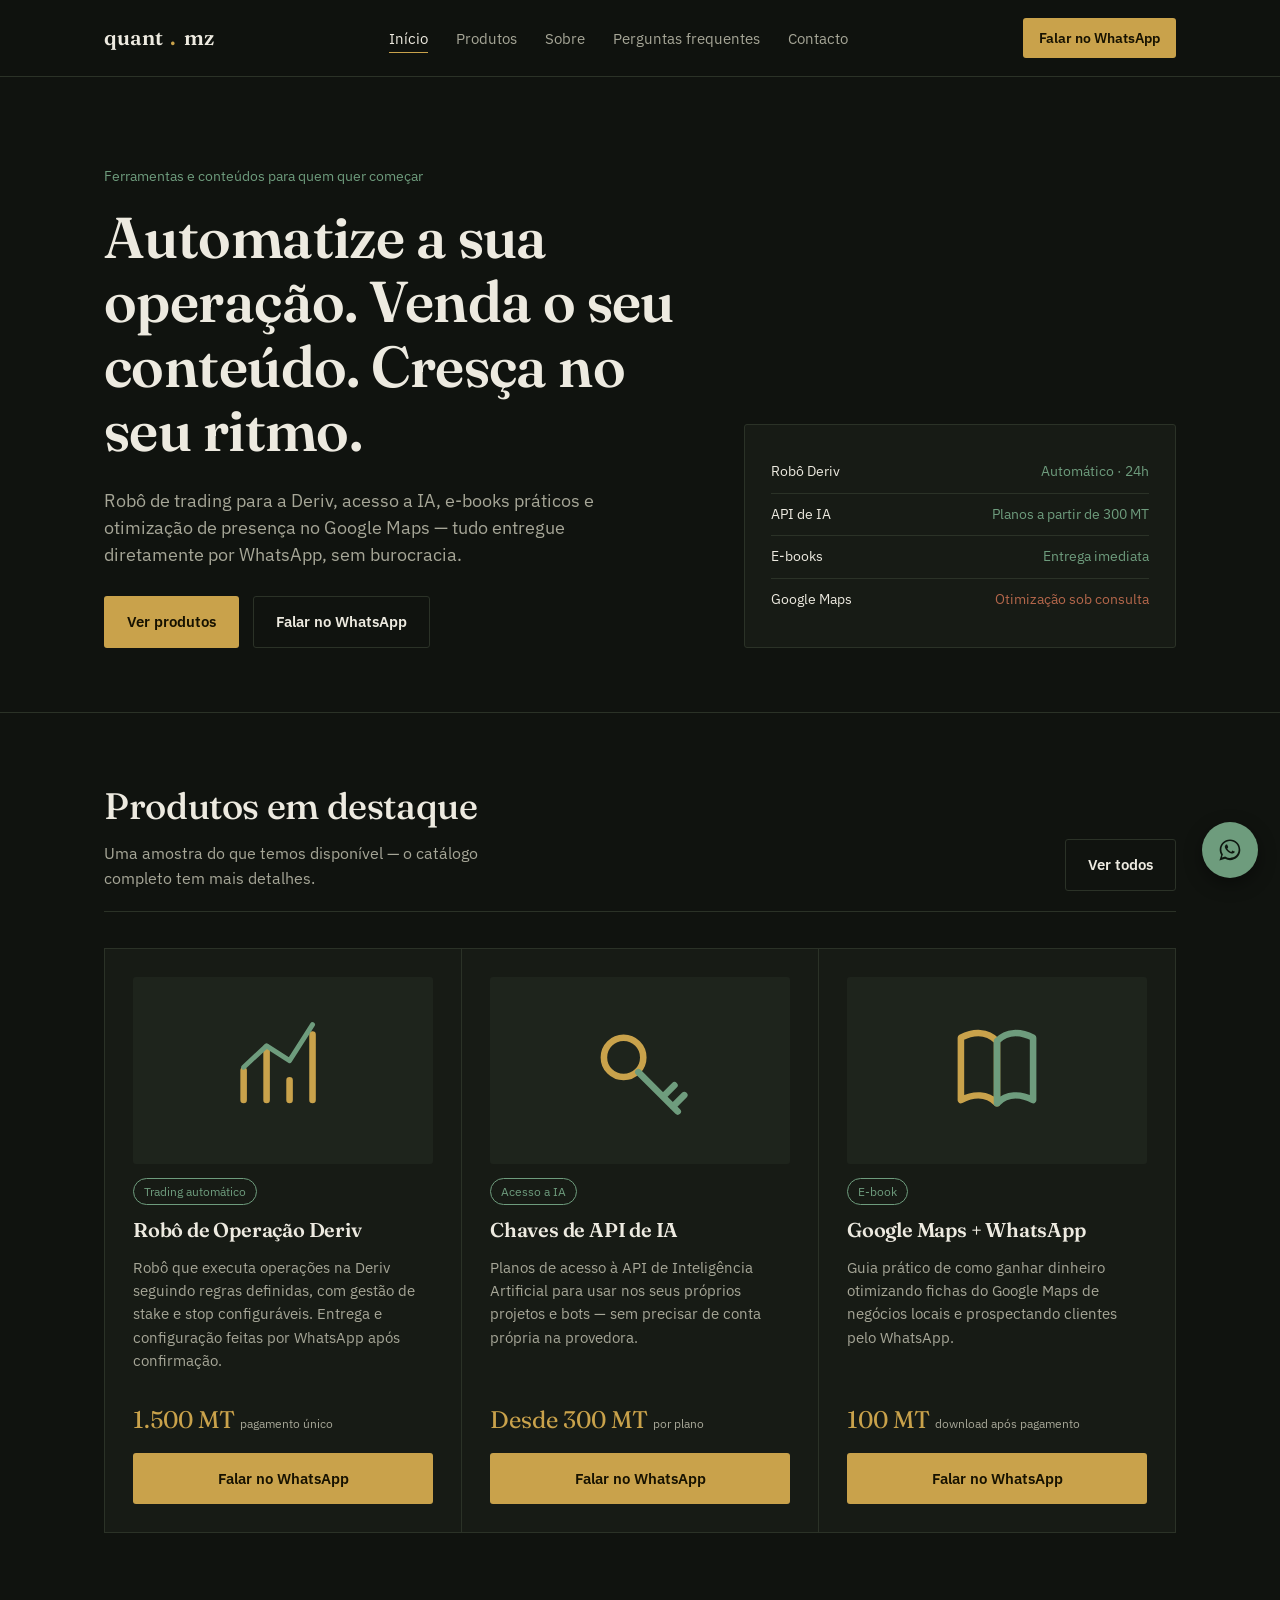
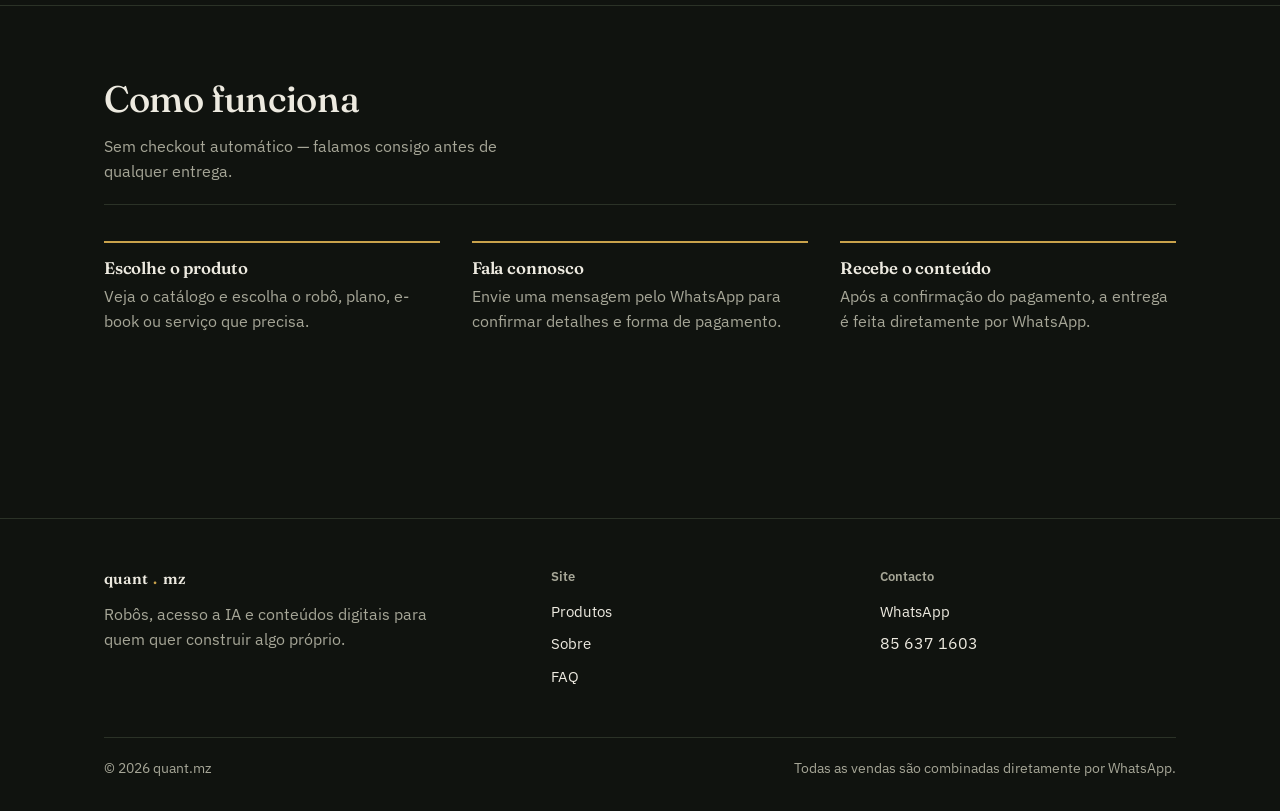
<file: index.html>
<!DOCTYPE html>
<html lang="pt-MZ">
<head>
<meta charset="UTF-8">
<meta name="viewport" content="width=device-width, initial-scale=1.0">
<title>quant.mz — Robôs, IA e conteúdos digitais</title>
<meta name="description" content="Robô de trading para Deriv, chaves de API de IA, e-books e otimização de Google Maps. Fale connosco pelo WhatsApp.">
<link rel="stylesheet" href="assets/styles.css">
</head>
<body>

<header class="site-header">
  <div class="bar container">
    <a href="index.html" class="brand">quant<span class="dot">.</span>mz</a>
    <button class="nav-toggle" aria-expanded="false" aria-label="Abrir menu">☰</button>
    <ul class="nav">
      <li><a href="index.html" aria-current="page">Início</a></li>
      <li><a href="produtos.html">Produtos</a></li>
      <li><a href="sobre.html">Sobre</a></li>
      <li><a href="faq.html">Perguntas frequentes</a></li>
      <li><a href="contato.html">Contacto</a></li>
    </ul>
    <a class="header-cta" data-wa="informações gerais" href="#">Falar no WhatsApp</a>
  </div>
</header>

<main>
  <section class="hero">
    <div class="container hero-grid">
      <div>
        <span class="kicker">Ferramentas e conteúdos para quem quer começar</span>
        <h1>Automatize a sua operação. Venda o seu conteúdo. Cresça no seu ritmo.</h1>
        <p class="lead">Robô de trading para a Deriv, acesso a IA, e-books práticos e otimização de presença no Google Maps — tudo entregue diretamente por WhatsApp, sem burocracia.</p>
        <div class="hero-actions">
          <a class="btn btn-primary" href="produtos.html">Ver produtos</a>
          <a class="btn btn-ghost" data-wa="informações gerais" href="#">Falar no WhatsApp</a>
        </div>
      </div>
      <div class="hero-panel">
        <div class="ticker-row"><span>Robô Deriv</span><span class="up">Automático · 24h</span></div>
        <div class="ticker-row"><span>API de IA</span><span class="up">Planos a partir de 300 MT</span></div>
        <div class="ticker-row"><span>E-books</span><span class="up">Entrega imediata</span></div>
        <div class="ticker-row"><span>Google Maps</span><span class="down">Otimização sob consulta</span></div>
      </div>
    </div>
  </section>

  <section class="section">
    <div class="container">
      <div class="section-head">
        <div>
          <h2>Produtos em destaque</h2>
          <p class="dim">Uma amostra do que temos disponível — o catálogo completo tem mais detalhes.</p>
        </div>
        <a class="btn btn-ghost" href="produtos.html">Ver todos</a>
      </div>
      <div class="product-grid" id="featured-products"></div>
    </div>
  </section>

  <section class="section" style="border-top:1px solid var(--line);">
    <div class="container">
      <div class="section-head">
        <div>
          <h2>Como funciona</h2>
          <p class="dim">Sem checkout automático — falamos consigo antes de qualquer entrega.</p>
        </div>
      </div>
      <div class="steps">
        <div class="step">
          <h3>Escolhe o produto</h3>
          <p class="dim">Veja o catálogo e escolha o robô, plano, e-book ou serviço que precisa.</p>
        </div>
        <div class="step">
          <h3>Fala connosco</h3>
          <p class="dim">Envie uma mensagem pelo WhatsApp para confirmar detalhes e forma de pagamento.</p>
        </div>
        <div class="step">
          <h3>Recebe o conteúdo</h3>
          <p class="dim">Após a confirmação do pagamento, a entrega é feita diretamente por WhatsApp.</p>
        </div>
      </div>
    </div>
  </section>
</main>

<footer class="site-footer">
  <div class="container">
    <div class="footer-grid">
      <div>
        <a href="index.html" class="brand">quant<span class="dot">.</span>mz</a>
        <p class="dim" style="margin-top:12px; max-width:34ch;">Robôs, acesso a IA e conteúdos digitais para quem quer construir algo próprio.</p>
      </div>
      <div>
        <h4>Site</h4>
        <ul>
          <li><a href="produtos.html">Produtos</a></li>
          <li><a href="sobre.html">Sobre</a></li>
          <li><a href="faq.html">FAQ</a></li>
        </ul>
      </div>
      <div>
        <h4>Contacto</h4>
        <ul>
          <li><a data-wa="informações gerais" href="#">WhatsApp</a></li>
          <li><span class="js-call-number"></span></li>
        </ul>
      </div>
    </div>
    <div class="footer-bottom">
      <span>© 2026 quant.mz</span>
      <span>Todas as vendas são combinadas diretamente por WhatsApp.</span>
    </div>
  </div>
</footer>

<a class="wa-float" href="#" target="_blank" rel="noopener" aria-label="Falar no WhatsApp">
  <svg viewBox="0 0 32 32" fill="currentColor" xmlns="http://www.w3.org/2000/svg"><path d="M16 3C9 3 3.3 8.6 3.3 15.5c0 2.5.7 4.8 1.9 6.8L3 29l6.9-2.1c1.9 1 4.1 1.6 6.1 1.6 7 0 12.7-5.6 12.7-12.5C28.7 8.6 23 3 16 3zm0 22.7c-2 0-3.9-.5-5.5-1.5l-.4-.2-4.1 1.3 1.3-4-.3-.4a10 10 0 01-1.6-5.4C5.4 9.7 10.1 5 16 5s10.6 4.7 10.6 10.5S21.9 25.7 16 25.7zm5.8-7.9c-.3-.2-1.9-.9-2.2-1-.3-.1-.5-.2-.7.2-.2.3-.8 1-1 1.2-.2.2-.4.2-.7.1-.3-.2-1.4-.5-2.6-1.6-1-.9-1.6-2-1.8-2.3-.2-.3 0-.5.1-.7.1-.1.3-.4.5-.5.2-.2.2-.3.3-.5.1-.2 0-.4 0-.6-.1-.2-.7-1.7-1-2.3-.2-.6-.5-.5-.7-.5h-.6c-.2 0-.5.1-.8.4-.3.3-1 1-1 2.4s1.1 2.8 1.2 3c.1.2 2.1 3.2 5.1 4.5.7.3 1.3.5 1.7.6.7.2 1.4.2 1.9.1.6-.1 1.9-.8 2.1-1.5.3-.7.3-1.3.2-1.5-.1-.1-.3-.2-.6-.4z"/></svg>
</a>

<script src="assets/main.js"></script>
</body>
</html>
</file>
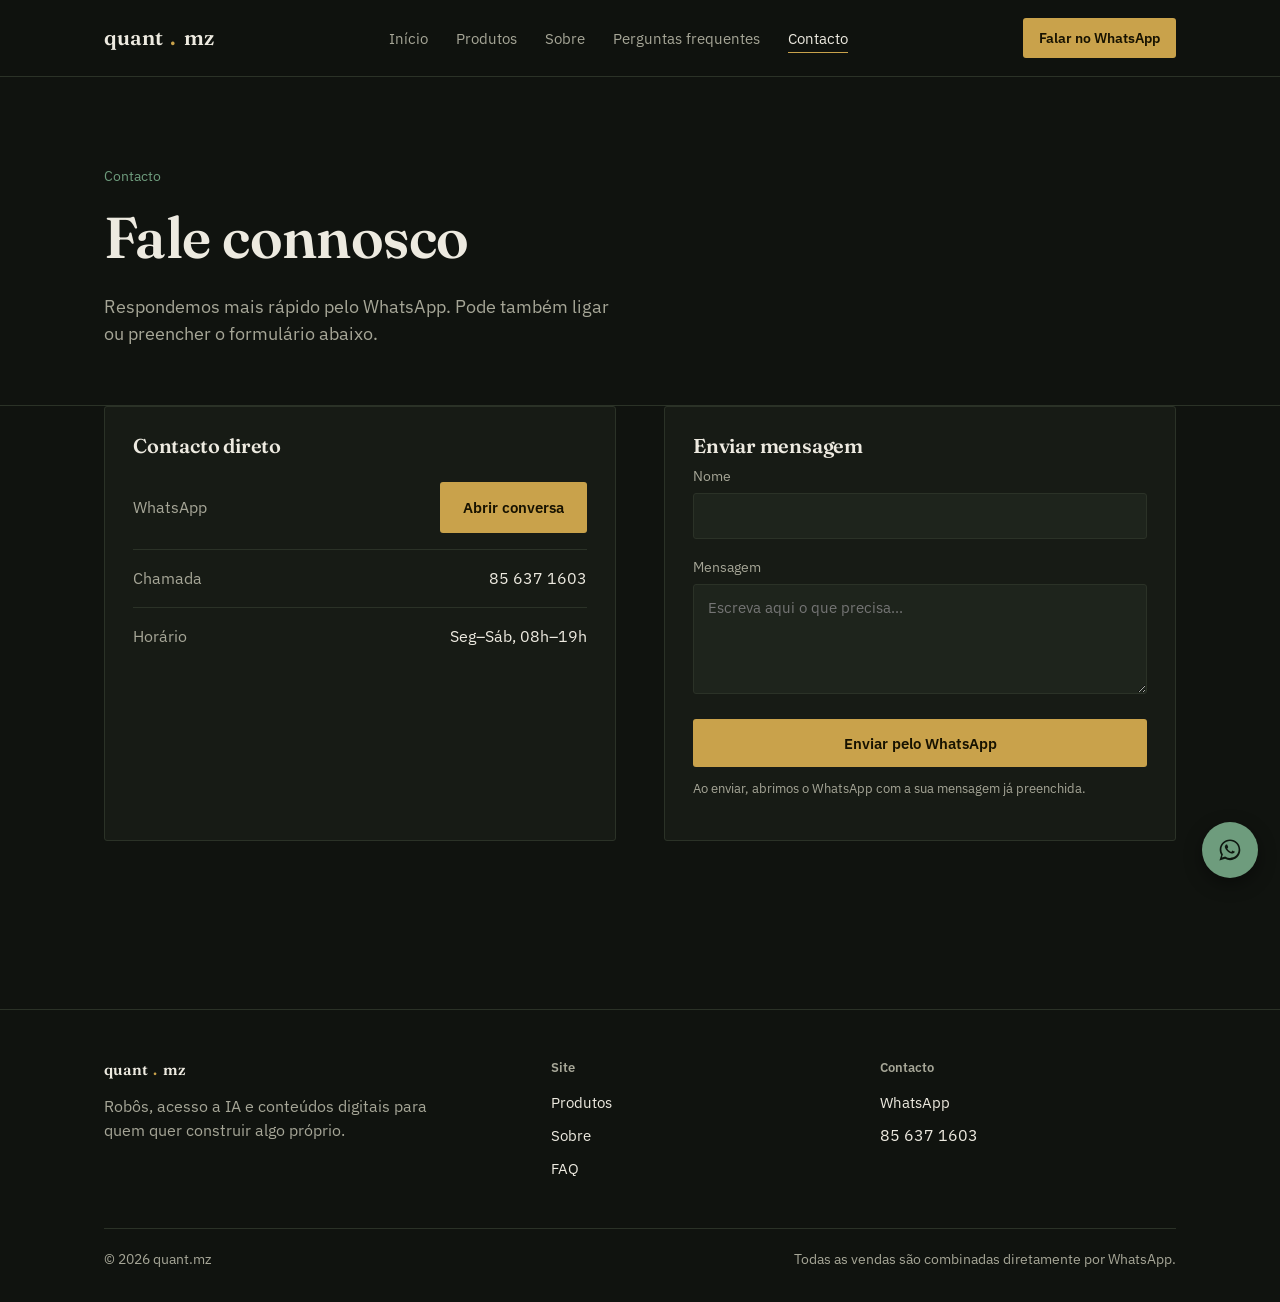
<file: contato.html>
<!DOCTYPE html>
<html lang="pt-MZ">
<head>
<meta charset="UTF-8">
<meta name="viewport" content="width=device-width, initial-scale=1.0">
<title>Contacto — quant.mz</title>
<link rel="stylesheet" href="assets/styles.css">
</head>
<body>

<header class="site-header">
  <div class="bar container">
    <a href="index.html" class="brand">quant<span class="dot">.</span>mz</a>
    <button class="nav-toggle" aria-expanded="false" aria-label="Abrir menu">☰</button>
    <ul class="nav">
      <li><a href="index.html">Início</a></li>
      <li><a href="produtos.html">Produtos</a></li>
      <li><a href="sobre.html">Sobre</a></li>
      <li><a href="faq.html">Perguntas frequentes</a></li>
      <li><a href="contato.html" aria-current="page">Contacto</a></li>
    </ul>
    <a class="header-cta" data-wa="informações gerais" href="#">Falar no WhatsApp</a>
  </div>
</header>

<main>
  <section class="hero" style="padding-bottom:40px;">
    <div class="container">
      <span class="kicker">Contacto</span>
      <h1>Fale connosco</h1>
      <p class="lead">Respondemos mais rápido pelo WhatsApp. Pode também ligar ou preencher o formulário abaixo.</p>
    </div>
  </section>

  <section class="section" style="padding-top:0;">
    <div class="container contact-grid">

      <div class="contact-card">
        <h3>Contacto direto</h3>
        <div class="contact-line">
          <span class="dim">WhatsApp</span>
          <a class="btn btn-primary" data-wa="informações gerais" href="#">Abrir conversa</a>
        </div>
        <div class="contact-line">
          <span class="dim">Chamada</span>
          <span class="js-call-number"></span>
        </div>
        <div class="contact-line">
          <span class="dim">Horário</span>
          <span>Seg–Sáb, 08h–19h</span>
        </div>
      </div>

      <form class="contact-card" id="contact-form">
        <h3>Enviar mensagem</h3>
        <div class="field">
          <label for="name">Nome</label>
          <input id="name" name="name" type="text" required>
        </div>
        <div class="field">
          <label for="message">Mensagem</label>
          <textarea id="message" name="message" required placeholder="Escreva aqui o que precisa..."></textarea>
        </div>
        <button type="submit" class="btn btn-primary btn-block">Enviar pelo WhatsApp</button>
        <p class="dim" style="font-size:.82rem; margin-top:12px;">Ao enviar, abrimos o WhatsApp com a sua mensagem já preenchida.</p>
      </form>

    </div>
  </section>
</main>

<footer class="site-footer">
  <div class="container">
    <div class="footer-grid">
      <div>
        <a href="index.html" class="brand">quant<span class="dot">.</span>mz</a>
        <p class="dim" style="margin-top:12px; max-width:34ch;">Robôs, acesso a IA e conteúdos digitais para quem quer construir algo próprio.</p>
      </div>
      <div>
        <h4>Site</h4>
        <ul>
          <li><a href="produtos.html">Produtos</a></li>
          <li><a href="sobre.html">Sobre</a></li>
          <li><a href="faq.html">FAQ</a></li>
        </ul>
      </div>
      <div>
        <h4>Contacto</h4>
        <ul>
          <li><a data-wa="informações gerais" href="#">WhatsApp</a></li>
          <li><span class="js-call-number"></span></li>
        </ul>
      </div>
    </div>
    <div class="footer-bottom">
      <span>© 2026 quant.mz</span>
      <span>Todas as vendas são combinadas diretamente por WhatsApp.</span>
    </div>
  </div>
</footer>

<a class="wa-float" href="#" target="_blank" rel="noopener" aria-label="Falar no WhatsApp">
  <svg viewBox="0 0 32 32" fill="currentColor" xmlns="http://www.w3.org/2000/svg"><path d="M16 3C9 3 3.3 8.6 3.3 15.5c0 2.5.7 4.8 1.9 6.8L3 29l6.9-2.1c1.9 1 4.1 1.6 6.1 1.6 7 0 12.7-5.6 12.7-12.5C28.7 8.6 23 3 16 3zm0 22.7c-2 0-3.9-.5-5.5-1.5l-.4-.2-4.1 1.3 1.3-4-.3-.4a10 10 0 01-1.6-5.4C5.4 9.7 10.1 5 16 5s10.6 4.7 10.6 10.5S21.9 25.7 16 25.7zm5.8-7.9c-.3-.2-1.9-.9-2.2-1-.3-.1-.5-.2-.7.2-.2.3-.8 1-1 1.2-.2.2-.4.2-.7.1-.3-.2-1.4-.5-2.6-1.6-1-.9-1.6-2-1.8-2.3-.2-.3 0-.5.1-.7.1-.1.3-.4.5-.5.2-.2.2-.3.3-.5.1-.2 0-.4 0-.6-.1-.2-.7-1.7-1-2.3-.2-.6-.5-.5-.7-.5h-.6c-.2 0-.5.1-.8.4-.3.3-1 1-1 2.4s1.1 2.8 1.2 3c.1.2 2.1 3.2 5.1 4.5.7.3 1.3.5 1.7.6.7.2 1.4.2 1.9.1.6-.1 1.9-.8 2.1-1.5.3-.7.3-1.3.2-1.5-.1-.1-.3-.2-.6-.4z"/></svg>
</a>

<script src="assets/main.js"></script>
</body>
</html>
</file>
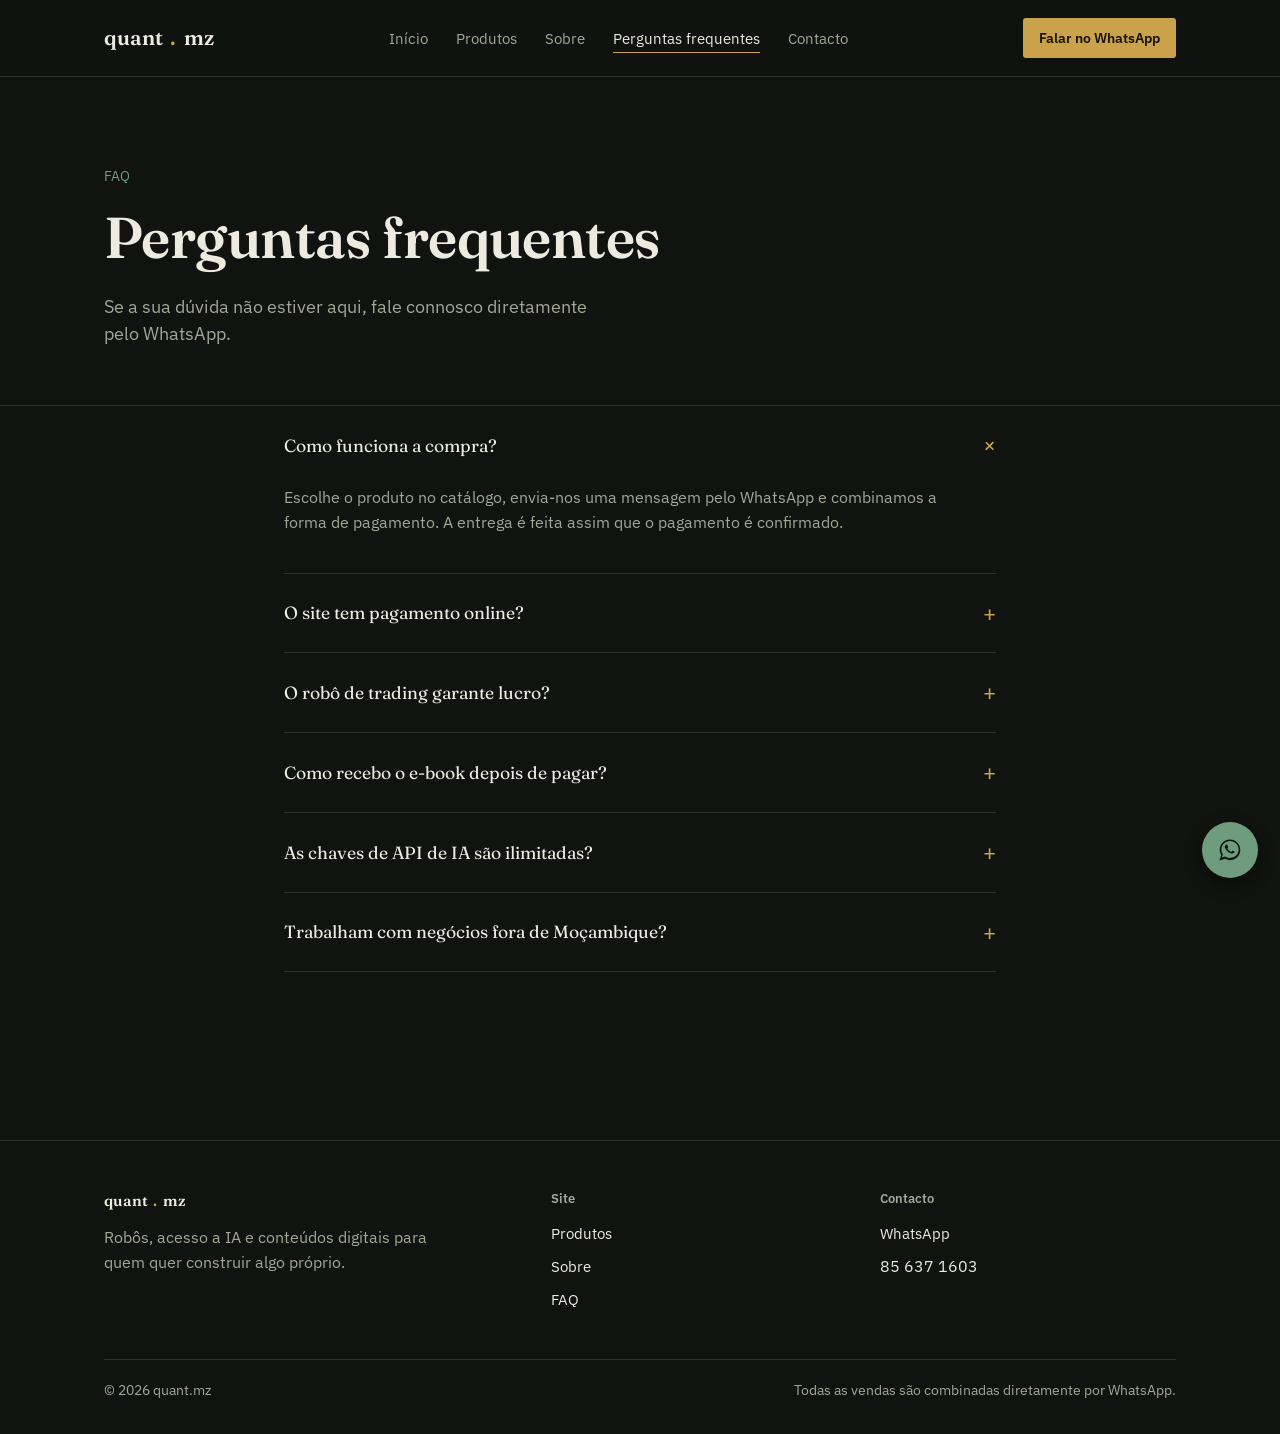
<file: faq.html>
<!DOCTYPE html>
<html lang="pt-MZ">
<head>
<meta charset="UTF-8">
<meta name="viewport" content="width=device-width, initial-scale=1.0">
<title>Perguntas frequentes — quant.mz</title>
<link rel="stylesheet" href="assets/styles.css">
</head>
<body>

<header class="site-header">
  <div class="bar container">
    <a href="index.html" class="brand">quant<span class="dot">.</span>mz</a>
    <button class="nav-toggle" aria-expanded="false" aria-label="Abrir menu">☰</button>
    <ul class="nav">
      <li><a href="index.html">Início</a></li>
      <li><a href="produtos.html">Produtos</a></li>
      <li><a href="sobre.html">Sobre</a></li>
      <li><a href="faq.html" aria-current="page">Perguntas frequentes</a></li>
      <li><a href="contato.html">Contacto</a></li>
    </ul>
    <a class="header-cta" data-wa="informações gerais" href="#">Falar no WhatsApp</a>
  </div>
</header>

<main>
  <section class="hero" style="padding-bottom:40px;">
    <div class="container">
      <span class="kicker">FAQ</span>
      <h1>Perguntas frequentes</h1>
      <p class="lead">Se a sua dúvida não estiver aqui, fale connosco diretamente pelo WhatsApp.</p>
    </div>
  </section>

  <section class="section" style="padding-top:0;">
    <div class="container" style="max-width:760px;">

      <details class="faq-item" open>
        <summary>Como funciona a compra?</summary>
        <p>Escolhe o produto no catálogo, envia-nos uma mensagem pelo WhatsApp e combinamos a forma de pagamento. A entrega é feita assim que o pagamento é confirmado.</p>
      </details>

      <details class="faq-item">
        <summary>O site tem pagamento online?</summary>
        <p>Não. Todas as compras são combinadas diretamente por WhatsApp ou chamada, para garantir que recebe o suporte certo antes e depois da entrega.</p>
      </details>

      <details class="faq-item">
        <summary>O robô de trading garante lucro?</summary>
        <p>Não. Trading envolve risco e nenhum robô garante resultados. O robô ajuda a automatizar a execução de operações segundo regras definidas — a decisão de usar e o risco assumido são sempre do cliente.</p>
      </details>

      <details class="faq-item">
        <summary>Como recebo o e-book depois de pagar?</summary>
        <p>O ficheiro é enviado diretamente pelo WhatsApp assim que o pagamento é confirmado.</p>
      </details>

      <details class="faq-item">
        <summary>As chaves de API de IA são ilimitadas?</summary>
        <p>Cada plano tem um limite de uso definido no momento da compra. Os detalhes de cada plano são explicados diretamente pelo WhatsApp.</p>
      </details>

      <details class="faq-item">
        <summary>Trabalham com negócios fora de Moçambique?</summary>
        <p>Sim, o robô, as chaves de API e os e-books podem ser entregues a qualquer cliente. O serviço de otimização de Google Maps é indicado principalmente para negócios locais.</p>
      </details>

    </div>
  </section>
</main>

<footer class="site-footer">
  <div class="container">
    <div class="footer-grid">
      <div>
        <a href="index.html" class="brand">quant<span class="dot">.</span>mz</a>
        <p class="dim" style="margin-top:12px; max-width:34ch;">Robôs, acesso a IA e conteúdos digitais para quem quer construir algo próprio.</p>
      </div>
      <div>
        <h4>Site</h4>
        <ul>
          <li><a href="produtos.html">Produtos</a></li>
          <li><a href="sobre.html">Sobre</a></li>
          <li><a href="faq.html">FAQ</a></li>
        </ul>
      </div>
      <div>
        <h4>Contacto</h4>
        <ul>
          <li><a data-wa="informações gerais" href="#">WhatsApp</a></li>
          <li><span class="js-call-number"></span></li>
        </ul>
      </div>
    </div>
    <div class="footer-bottom">
      <span>© 2026 quant.mz</span>
      <span>Todas as vendas são combinadas diretamente por WhatsApp.</span>
    </div>
  </div>
</footer>

<a class="wa-float" href="#" target="_blank" rel="noopener" aria-label="Falar no WhatsApp">
  <svg viewBox="0 0 32 32" fill="currentColor" xmlns="http://www.w3.org/2000/svg"><path d="M16 3C9 3 3.3 8.6 3.3 15.5c0 2.5.7 4.8 1.9 6.8L3 29l6.9-2.1c1.9 1 4.1 1.6 6.1 1.6 7 0 12.7-5.6 12.7-12.5C28.7 8.6 23 3 16 3zm0 22.7c-2 0-3.9-.5-5.5-1.5l-.4-.2-4.1 1.3 1.3-4-.3-.4a10 10 0 01-1.6-5.4C5.4 9.7 10.1 5 16 5s10.6 4.7 10.6 10.5S21.9 25.7 16 25.7zm5.8-7.9c-.3-.2-1.9-.9-2.2-1-.3-.1-.5-.2-.7.2-.2.3-.8 1-1 1.2-.2.2-.4.2-.7.1-.3-.2-1.4-.5-2.6-1.6-1-.9-1.6-2-1.8-2.3-.2-.3 0-.5.1-.7.1-.1.3-.4.5-.5.2-.2.2-.3.3-.5.1-.2 0-.4 0-.6-.1-.2-.7-1.7-1-2.3-.2-.6-.5-.5-.7-.5h-.6c-.2 0-.5.1-.8.4-.3.3-1 1-1 2.4s1.1 2.8 1.2 3c.1.2 2.1 3.2 5.1 4.5.7.3 1.3.5 1.7.6.7.2 1.4.2 1.9.1.6-.1 1.9-.8 2.1-1.5.3-.7.3-1.3.2-1.5-.1-.1-.3-.2-.6-.4z"/></svg>
</a>

<script src="assets/main.js"></script>
</body>
</html>
</file>
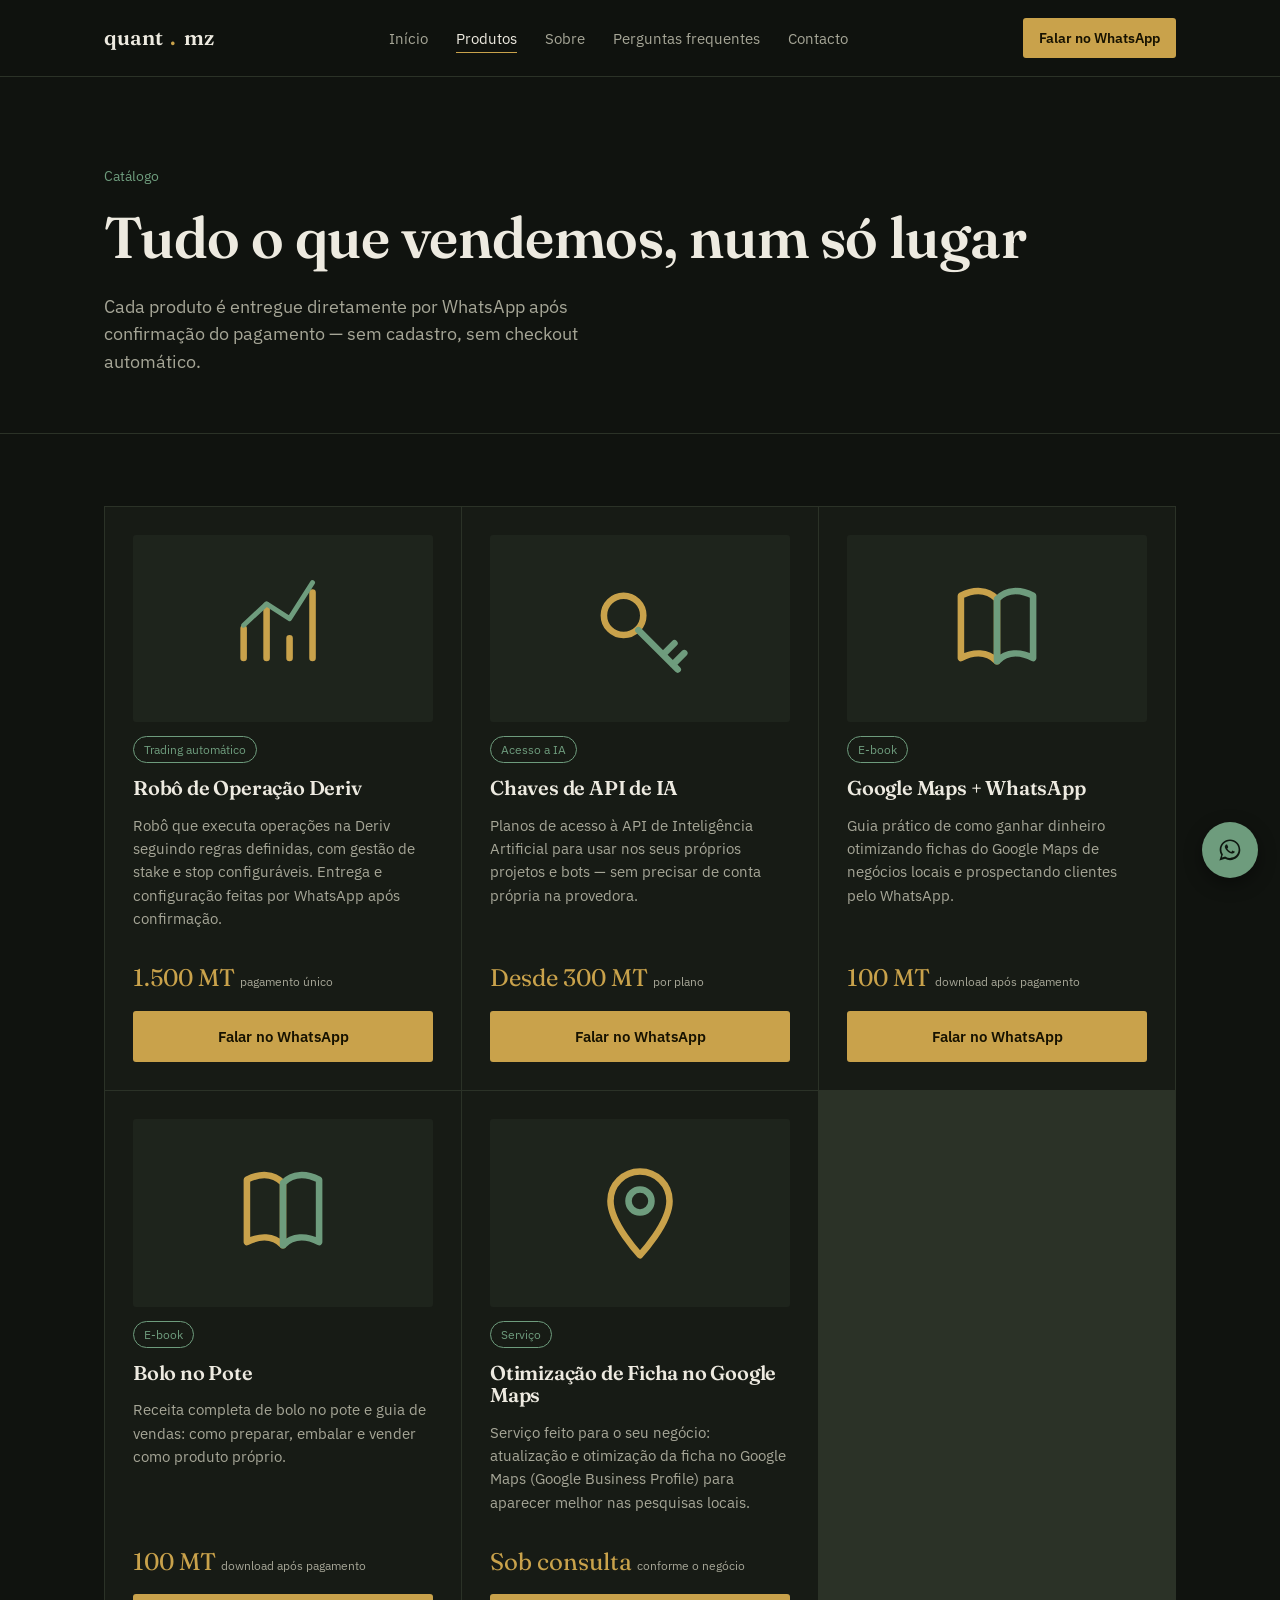
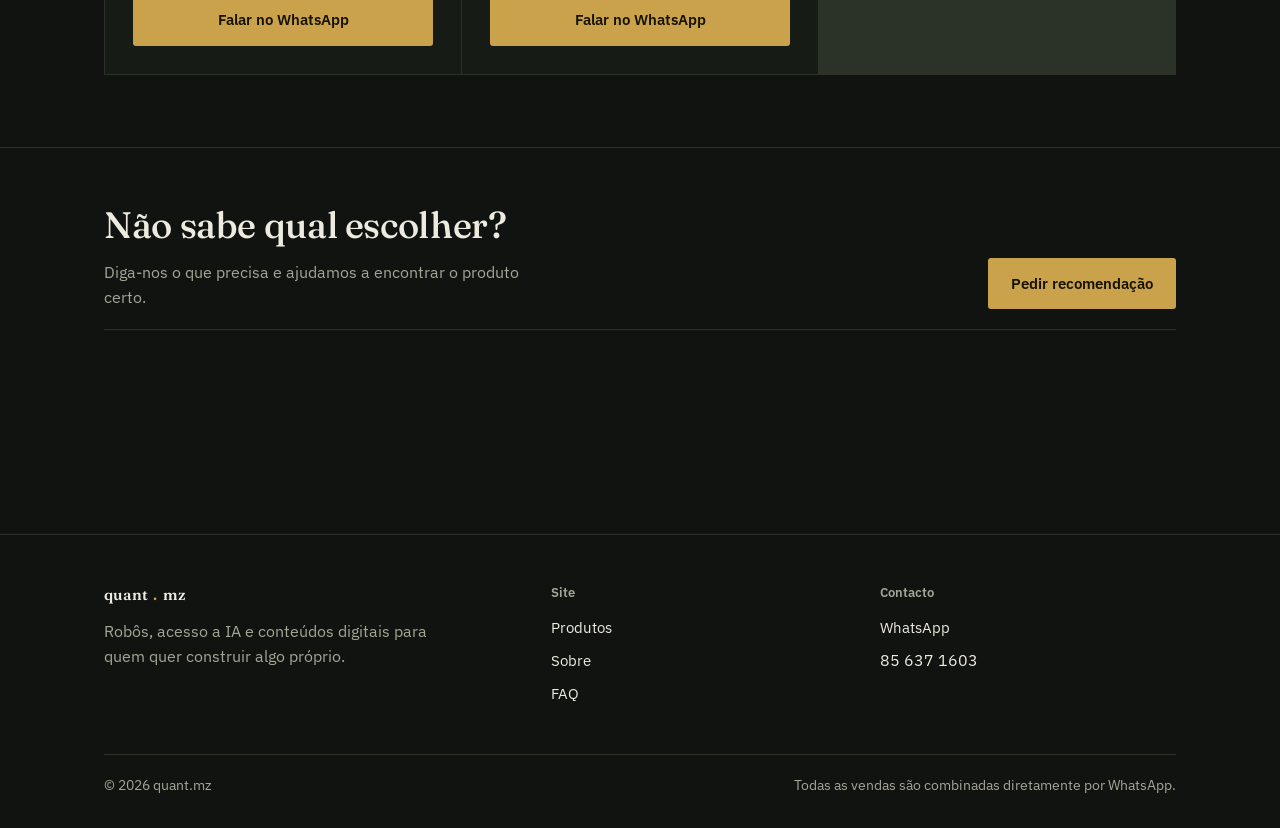
<file: produtos.html>
<!DOCTYPE html>
<html lang="pt-MZ">
<head>
<meta charset="UTF-8">
<meta name="viewport" content="width=device-width, initial-scale=1.0">
<title>Produtos — quant.mz</title>
<meta name="description" content="Robô de trading, chaves de API de IA, e-books e serviço de otimização de Google Maps.">
<link rel="stylesheet" href="assets/styles.css">
</head>
<body>

<header class="site-header">
  <div class="bar container">
    <a href="index.html" class="brand">quant<span class="dot">.</span>mz</a>
    <button class="nav-toggle" aria-expanded="false" aria-label="Abrir menu">☰</button>
    <ul class="nav">
      <li><a href="index.html">Início</a></li>
      <li><a href="produtos.html" aria-current="page">Produtos</a></li>
      <li><a href="sobre.html">Sobre</a></li>
      <li><a href="faq.html">Perguntas frequentes</a></li>
      <li><a href="contato.html">Contacto</a></li>
    </ul>
    <a class="header-cta" data-wa="informações gerais" href="#">Falar no WhatsApp</a>
  </div>
</header>

<main>
  <section class="hero" style="padding-bottom:40px;">
    <div class="container">
      <span class="kicker">Catálogo</span>
      <h1>Tudo o que vendemos, num só lugar</h1>
      <p class="lead">Cada produto é entregue diretamente por WhatsApp após confirmação do pagamento — sem cadastro, sem checkout automático.</p>
    </div>
  </section>

  <section class="section">
    <div class="container">
      <div class="product-grid" id="all-products"></div>
    </div>
  </section>

  <section class="section" style="border-top:1px solid var(--line); padding-top:56px;">
    <div class="container">
      <div class="section-head">
        <div>
          <h2>Não sabe qual escolher?</h2>
          <p class="dim">Diga-nos o que precisa e ajudamos a encontrar o produto certo.</p>
        </div>
        <a class="btn btn-primary" data-wa="ajuda para escolher um produto" href="#">Pedir recomendação</a>
      </div>
    </div>
  </section>
</main>

<footer class="site-footer">
  <div class="container">
    <div class="footer-grid">
      <div>
        <a href="index.html" class="brand">quant<span class="dot">.</span>mz</a>
        <p class="dim" style="margin-top:12px; max-width:34ch;">Robôs, acesso a IA e conteúdos digitais para quem quer construir algo próprio.</p>
      </div>
      <div>
        <h4>Site</h4>
        <ul>
          <li><a href="produtos.html">Produtos</a></li>
          <li><a href="sobre.html">Sobre</a></li>
          <li><a href="faq.html">FAQ</a></li>
        </ul>
      </div>
      <div>
        <h4>Contacto</h4>
        <ul>
          <li><a data-wa="informações gerais" href="#">WhatsApp</a></li>
          <li><span class="js-call-number"></span></li>
        </ul>
      </div>
    </div>
    <div class="footer-bottom">
      <span>© 2026 quant.mz</span>
      <span>Todas as vendas são combinadas diretamente por WhatsApp.</span>
    </div>
  </div>
</footer>

<a class="wa-float" href="#" target="_blank" rel="noopener" aria-label="Falar no WhatsApp">
  <svg viewBox="0 0 32 32" fill="currentColor" xmlns="http://www.w3.org/2000/svg"><path d="M16 3C9 3 3.3 8.6 3.3 15.5c0 2.5.7 4.8 1.9 6.8L3 29l6.9-2.1c1.9 1 4.1 1.6 6.1 1.6 7 0 12.7-5.6 12.7-12.5C28.7 8.6 23 3 16 3zm0 22.7c-2 0-3.9-.5-5.5-1.5l-.4-.2-4.1 1.3 1.3-4-.3-.4a10 10 0 01-1.6-5.4C5.4 9.7 10.1 5 16 5s10.6 4.7 10.6 10.5S21.9 25.7 16 25.7zm5.8-7.9c-.3-.2-1.9-.9-2.2-1-.3-.1-.5-.2-.7.2-.2.3-.8 1-1 1.2-.2.2-.4.2-.7.1-.3-.2-1.4-.5-2.6-1.6-1-.9-1.6-2-1.8-2.3-.2-.3 0-.5.1-.7.1-.1.3-.4.5-.5.2-.2.2-.3.3-.5.1-.2 0-.4 0-.6-.1-.2-.7-1.7-1-2.3-.2-.6-.5-.5-.7-.5h-.6c-.2 0-.5.1-.8.4-.3.3-1 1-1 2.4s1.1 2.8 1.2 3c.1.2 2.1 3.2 5.1 4.5.7.3 1.3.5 1.7.6.7.2 1.4.2 1.9.1.6-.1 1.9-.8 2.1-1.5.3-.7.3-1.3.2-1.5-.1-.1-.3-.2-.6-.4z"/></svg>
</a>

<script src="assets/main.js"></script>
</body>
</html>
</file>
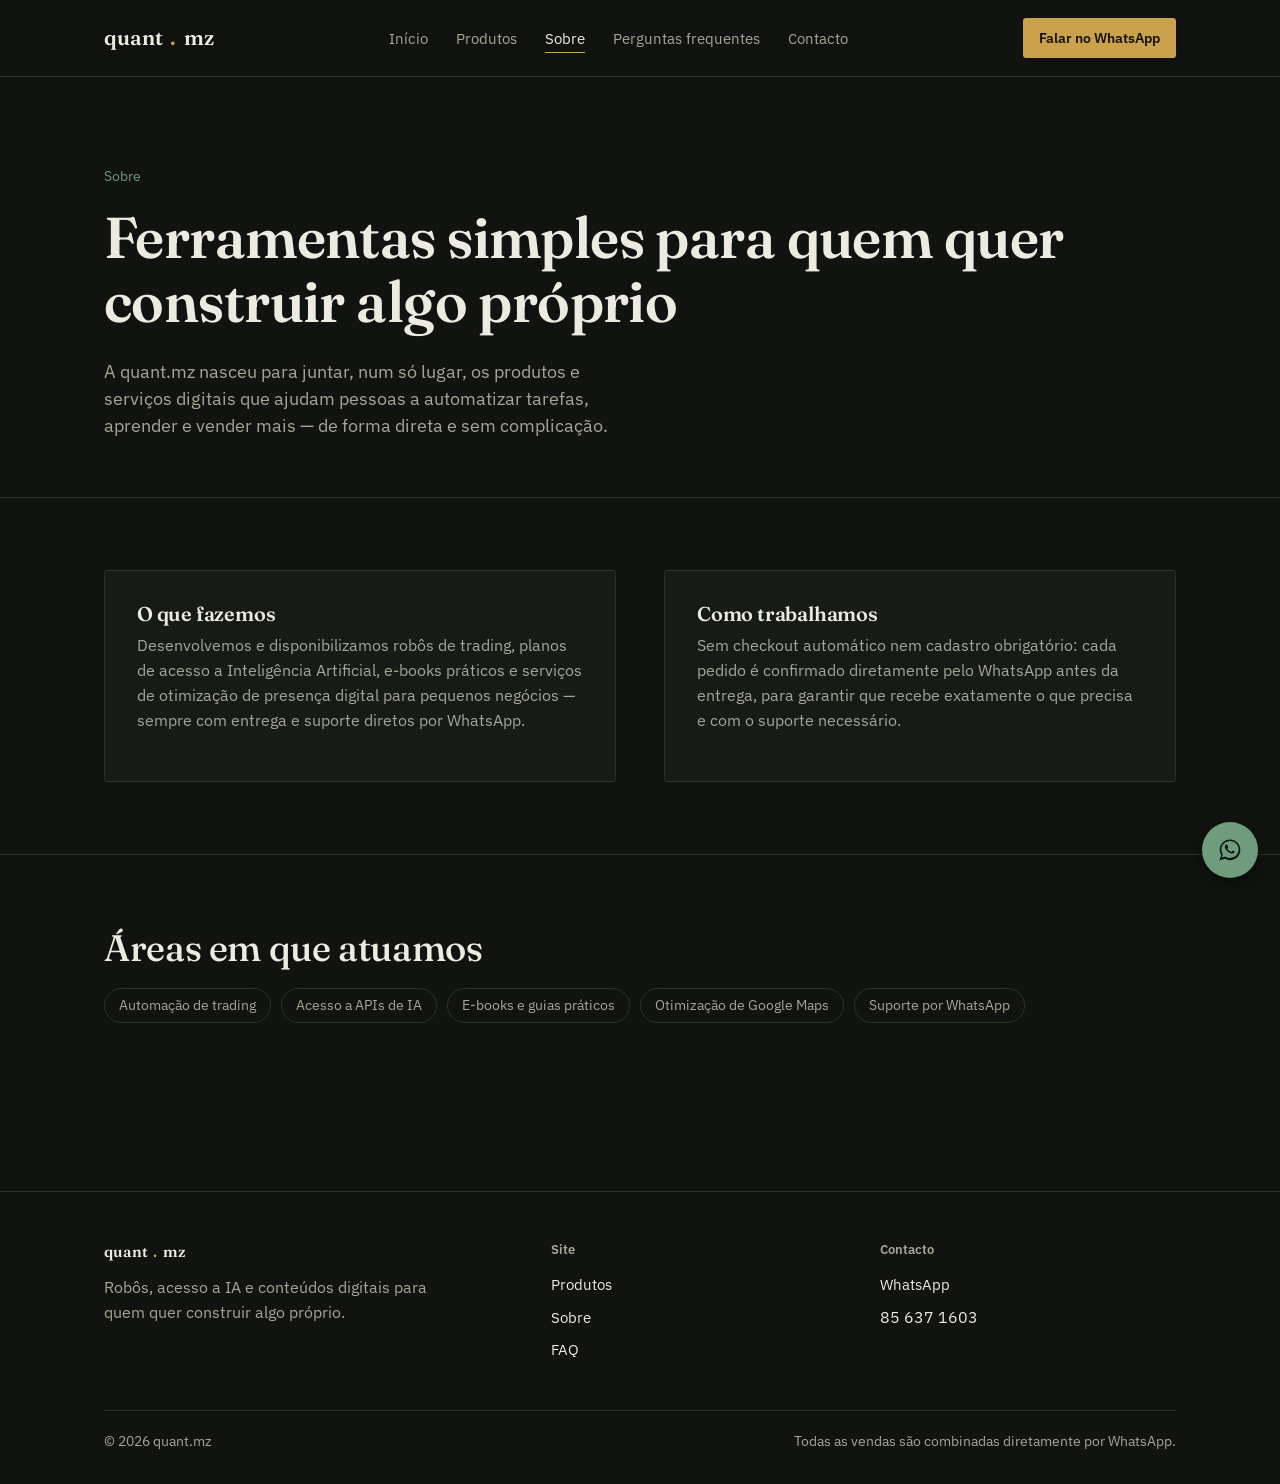
<file: sobre.html>
<!DOCTYPE html>
<html lang="pt-MZ">
<head>
<meta charset="UTF-8">
<meta name="viewport" content="width=device-width, initial-scale=1.0">
<title>Sobre — quant.mz</title>
<link rel="stylesheet" href="assets/styles.css">
</head>
<body>

<header class="site-header">
  <div class="bar container">
    <a href="index.html" class="brand">quant<span class="dot">.</span>mz</a>
    <button class="nav-toggle" aria-expanded="false" aria-label="Abrir menu">☰</button>
    <ul class="nav">
      <li><a href="index.html">Início</a></li>
      <li><a href="produtos.html">Produtos</a></li>
      <li><a href="sobre.html" aria-current="page">Sobre</a></li>
      <li><a href="faq.html">Perguntas frequentes</a></li>
      <li><a href="contato.html">Contacto</a></li>
    </ul>
    <a class="header-cta" data-wa="informações gerais" href="#">Falar no WhatsApp</a>
  </div>
</header>

<main>
  <section class="hero" style="padding-bottom:40px;">
    <div class="container">
      <span class="kicker">Sobre</span>
      <h1>Ferramentas simples para quem quer construir algo próprio</h1>
      <p class="lead">A quant.mz nasceu para juntar, num só lugar, os produtos e serviços digitais que ajudam pessoas a automatizar tarefas, aprender e vender mais — de forma direta e sem complicação.</p>
    </div>
  </section>

  <section class="section">
    <div class="container" style="display:grid; grid-template-columns:1fr 1fr; gap:48px;">
      <div class="about-figure">
        <h3>O que fazemos</h3>
        <p class="dim">Desenvolvemos e disponibilizamos robôs de trading, planos de acesso a Inteligência Artificial, e-books práticos e serviços de otimização de presença digital para pequenos negócios — sempre com entrega e suporte diretos por WhatsApp.</p>
      </div>
      <div class="about-figure">
        <h3>Como trabalhamos</h3>
        <p class="dim">Sem checkout automático nem cadastro obrigatório: cada pedido é confirmado diretamente pelo WhatsApp antes da entrega, para garantir que recebe exatamente o que precisa e com o suporte necessário.</p>
      </div>
    </div>
  </section>

  <section class="section" style="border-top:1px solid var(--line);">
    <div class="container">
      <h2>Áreas em que atuamos</h2>
      <div class="pill-list">
        <span class="pill">Automação de trading</span>
        <span class="pill">Acesso a APIs de IA</span>
        <span class="pill">E-books e guias práticos</span>
        <span class="pill">Otimização de Google Maps</span>
        <span class="pill">Suporte por WhatsApp</span>
      </div>
    </div>
  </section>
</main>

<footer class="site-footer">
  <div class="container">
    <div class="footer-grid">
      <div>
        <a href="index.html" class="brand">quant<span class="dot">.</span>mz</a>
        <p class="dim" style="margin-top:12px; max-width:34ch;">Robôs, acesso a IA e conteúdos digitais para quem quer construir algo próprio.</p>
      </div>
      <div>
        <h4>Site</h4>
        <ul>
          <li><a href="produtos.html">Produtos</a></li>
          <li><a href="sobre.html">Sobre</a></li>
          <li><a href="faq.html">FAQ</a></li>
        </ul>
      </div>
      <div>
        <h4>Contacto</h4>
        <ul>
          <li><a data-wa="informações gerais" href="#">WhatsApp</a></li>
          <li><span class="js-call-number"></span></li>
        </ul>
      </div>
    </div>
    <div class="footer-bottom">
      <span>© 2026 quant.mz</span>
      <span>Todas as vendas são combinadas diretamente por WhatsApp.</span>
    </div>
  </div>
</footer>

<a class="wa-float" href="#" target="_blank" rel="noopener" aria-label="Falar no WhatsApp">
  <svg viewBox="0 0 32 32" fill="currentColor" xmlns="http://www.w3.org/2000/svg"><path d="M16 3C9 3 3.3 8.6 3.3 15.5c0 2.5.7 4.8 1.9 6.8L3 29l6.9-2.1c1.9 1 4.1 1.6 6.1 1.6 7 0 12.7-5.6 12.7-12.5C28.7 8.6 23 3 16 3zm0 22.7c-2 0-3.9-.5-5.5-1.5l-.4-.2-4.1 1.3 1.3-4-.3-.4a10 10 0 01-1.6-5.4C5.4 9.7 10.1 5 16 5s10.6 4.7 10.6 10.5S21.9 25.7 16 25.7zm5.8-7.9c-.3-.2-1.9-.9-2.2-1-.3-.1-.5-.2-.7.2-.2.3-.8 1-1 1.2-.2.2-.4.2-.7.1-.3-.2-1.4-.5-2.6-1.6-1-.9-1.6-2-1.8-2.3-.2-.3 0-.5.1-.7.1-.1.3-.4.5-.5.2-.2.2-.3.3-.5.1-.2 0-.4 0-.6-.1-.2-.7-1.7-1-2.3-.2-.6-.5-.5-.7-.5h-.6c-.2 0-.5.1-.8.4-.3.3-1 1-1 2.4s1.1 2.8 1.2 3c.1.2 2.1 3.2 5.1 4.5.7.3 1.3.5 1.7.6.7.2 1.4.2 1.9.1.6-.1 1.9-.8 2.1-1.5.3-.7.3-1.3.2-1.5-.1-.1-.3-.2-.6-.4z"/></svg>
</a>

<script src="assets/main.js"></script>
</body>
</html>
</file>
<file: assets/styles.css>
/* =========================================================
   TOKENS
   Cor:   --bg-0 #10130F (fundo, preto-oliva)   --bg-1 #171B15 (superfície)
          --bg-2 #1E241C (superfície elevada)   --line #2B3227 (linhas)
          --gold #C9A24B (acento primário — valor)
          --moss #6E9C7D (acento secundário — crescimento)
          --ink  #EDEAE0 (texto principal)      --ink-dim #A6A697 (texto secundário)
   Tipo:  "Fraunces" (display/serif, títulos)  +  "IBM Plex Sans" (corpo/UI)
   Layout: alinhamento à esquerda, grelha assimétrica, réguas finas em vez
           de cartões com sombra; sem badges "01/02/03" (o conteúdo não é sequência)
   ========================================================= */

@import url('https://fonts.googleapis.com/css2?family=Fraunces:ital,opsz,wght@0,9..144,400;0,9..144,500;0,9..144,600;1,9..144,500&family=IBM+Plex+Sans:wght@400;500;600&display=swap');

:root{
  --bg-0:#10130F;
  --bg-1:#171B15;
  --bg-2:#1E241C;
  --line:#2B3227;
  --gold:#C9A24B;
  --gold-dim:#8D7439;
  --moss:#6E9C7D;
  --ink:#EDEAE0;
  --ink-dim:#A6A697;
  --radius:3px;
}

*{box-sizing:border-box;}
html{scroll-behavior:smooth;}
body{
  margin:0;
  background:var(--bg-0);
  color:var(--ink);
  font-family:'IBM Plex Sans', sans-serif;
  font-size:16px;
  line-height:1.55;
  -webkit-font-smoothing:antialiased;
}
h1,h2,h3,.serif{
  font-family:'Fraunces', serif;
  font-weight:500;
  line-height:1.12;
  margin:0 0 .4em 0;
  letter-spacing:-.01em;
}
h1{font-size:clamp(2.2rem,5vw,3.6rem); font-weight:600;}
h2{font-size:clamp(1.6rem,3.2vw,2.3rem);}
h3{font-size:1.25rem; font-weight:600;}
p{margin:0 0 1em 0; color:var(--ink);}
.dim{color:var(--ink-dim);}
a{color:inherit;}
img{max-width:100%; display:block;}
.container{
  width:100%;
  max-width:1120px;
  margin:0 auto;
  padding:0 24px;
}
.rule{border:none; border-top:1px solid var(--line); margin:0;}

/* focus visibility (accessibility floor) */
a:focus-visible, button:focus-visible, summary:focus-visible, input:focus-visible, textarea:focus-visible{
  outline:2px solid var(--gold);
  outline-offset:3px;
}
@media (prefers-reduced-motion: reduce){
  *{animation:none !important; transition:none !important; scroll-behavior:auto !important;}
}

/* ---------- header ---------- */
.site-header{
  position:sticky; top:0; z-index:40;
  background:rgba(16,19,15,.92);
  backdrop-filter:blur(6px);
  border-bottom:1px solid var(--line);
}
.site-header .bar{
  display:flex; align-items:center; justify-content:space-between;
  padding:18px 24px;
}
.brand{
  font-family:'Fraunces', serif;
  font-size:1.3rem; font-weight:600;
  text-decoration:none; color:var(--ink);
  display:flex; align-items:baseline; gap:.35em;
}
.brand .dot{color:var(--gold);}
.nav{display:flex; gap:28px; list-style:none; margin:0; padding:0;}
.nav a{
  text-decoration:none; color:var(--ink-dim); font-size:.95rem;
  padding:4px 0; border-bottom:1px solid transparent;
  transition:color .15s ease, border-color .15s ease;
}
.nav a:hover, .nav a[aria-current="page"]{ color:var(--ink); border-color:var(--gold);}
.nav-toggle{
  display:none; background:none; border:1px solid var(--line); color:var(--ink);
  padding:8px 10px; border-radius:var(--radius); cursor:pointer;
}
.header-cta{
  display:inline-flex; align-items:center; gap:8px;
  background:var(--gold); color:#171200; text-decoration:none;
  padding:9px 16px; border-radius:var(--radius); font-size:.9rem; font-weight:600;
  white-space:nowrap;
}
.header-cta:hover{background:#DDB861;}

@media (max-width:820px){
  .nav{
    position:absolute; top:100%; left:0; right:0;
    background:var(--bg-1); border-bottom:1px solid var(--line);
    flex-direction:column; gap:0; padding:8px 24px;
    display:none;
  }
  .nav.open{display:flex;}
  .nav a{padding:12px 0; border-bottom:1px solid var(--line);}
  .nav-toggle{display:inline-block;}
  .header-cta{display:none;}
}

/* ---------- footer ---------- */
.site-footer{
  border-top:1px solid var(--line);
  margin-top:96px;
  padding:48px 0 32px;
}
.footer-grid{
  display:grid; grid-template-columns:1.4fr 1fr 1fr; gap:32px;
}
.footer-grid h4{
  font-family:'IBM Plex Sans', sans-serif; font-size:.8rem; font-weight:600;
  color:var(--ink-dim); margin:0 0 12px 0;
}
.footer-grid ul{list-style:none; margin:0; padding:0;}
.footer-grid li{margin-bottom:8px;}
.footer-grid a{text-decoration:none; color:var(--ink); font-size:.95rem;}
.footer-grid a:hover{color:var(--gold);}
.footer-bottom{
  display:flex; justify-content:space-between; align-items:center;
  margin-top:40px; padding-top:20px; border-top:1px solid var(--line);
  color:var(--ink-dim); font-size:.85rem; flex-wrap:wrap; gap:12px;
}
@media (max-width:720px){ .footer-grid{grid-template-columns:1fr;} }

/* ---------- buttons ---------- */
.btn{
  display:inline-flex; align-items:center; gap:9px;
  padding:13px 22px; border-radius:var(--radius);
  text-decoration:none; font-size:.95rem; font-weight:600;
  border:1px solid transparent; cursor:pointer; font-family:inherit;
}
.btn-primary{background:var(--gold); color:#171200;}
.btn-primary:hover{background:#DDB861;}
.btn-ghost{background:transparent; color:var(--ink); border-color:var(--line);}
.btn-ghost:hover{border-color:var(--gold); color:var(--gold);}
.btn-block{width:100%; justify-content:center;}

/* ---------- hero ---------- */
.hero{
  padding:88px 0 64px;
  border-bottom:1px solid var(--line);
}
.hero .kicker{
  color:var(--moss); font-size:.9rem; margin-bottom:18px; display:block;
}
.hero-grid{
  display:grid; grid-template-columns:1.15fr .85fr; gap:56px; align-items:end;
}
.hero p.lead{font-size:1.1rem; color:var(--ink-dim); max-width:46ch;}
.hero-actions{display:flex; gap:14px; margin-top:28px; flex-wrap:wrap;}
.hero-panel{
  background:var(--bg-1); border:1px solid var(--line); border-radius:var(--radius);
  padding:26px;
}
.ticker-row{
  display:flex; justify-content:space-between; padding:10px 0;
  border-bottom:1px solid var(--line); font-size:.88rem;
}
.ticker-row:last-child{border-bottom:none;}
.ticker-row .up{color:var(--moss);}
.ticker-row .down{color:#B4674B;}
@media (max-width:860px){ .hero-grid{grid-template-columns:1fr;} }

/* ---------- sections ---------- */
.section{padding:72px 0;}
.section-head{
  display:flex; justify-content:space-between; align-items:flex-end;
  gap:24px; margin-bottom:36px; border-bottom:1px solid var(--line); padding-bottom:20px;
}
.section-head p{margin:0; max-width:42ch;}

/* ---------- product cards ---------- */
.product-grid{
  display:grid; grid-template-columns:repeat(3,1fr); gap:1px;
  background:var(--line); border:1px solid var(--line);
}
.product-card{
  background:var(--bg-1); padding:28px; display:flex; flex-direction:column;
  gap:14px;
}
.product-figure{
  width:100%; aspect-ratio:16/10; border-radius:var(--radius);
  background:var(--bg-2); display:flex; align-items:center; justify-content:center;
  overflow:hidden;
}
.product-figure svg{width:56%; height:56%;}
.product-card h3{margin-bottom:0;}
.product-tag{
  font-size:.78rem; color:var(--moss); border:1px solid var(--moss);
  border-radius:999px; padding:3px 10px; align-self:flex-start;
}
.product-price{
  font-family:'Fraunces', serif; font-size:1.5rem; color:var(--gold); margin-top:auto;
}
.product-price small{font-family:'IBM Plex Sans',sans-serif; font-size:.75rem; color:var(--ink-dim); font-weight:400;}
.product-desc{color:var(--ink-dim); font-size:.94rem; flex-grow:1;}
@media (max-width:900px){ .product-grid{grid-template-columns:repeat(2,1fr);} }
@media (max-width:620px){ .product-grid{grid-template-columns:1fr;} }

/* ---------- steps ---------- */
.steps{display:grid; grid-template-columns:repeat(3,1fr); gap:32px;}
.step{border-top:2px solid var(--gold); padding-top:16px;}
.step h3{font-size:1.05rem;}
@media (max-width:780px){ .steps{grid-template-columns:1fr;} }

/* ---------- faq ---------- */
.faq-item{border-bottom:1px solid var(--line);}
.faq-item summary{
  cursor:pointer; list-style:none; padding:22px 0; font-family:'Fraunces',serif;
  font-size:1.1rem; display:flex; justify-content:space-between; align-items:center; gap:16px;
}
.faq-item summary::-webkit-details-marker{display:none;}
.faq-item summary::after{
  content:"+"; color:var(--gold); font-size:1.4rem; font-family:'IBM Plex Sans',sans-serif;
  flex-shrink:0; transition:transform .15s ease;
}
.faq-item[open] summary::after{transform:rotate(45deg);}
.faq-item p{padding-bottom:22px; color:var(--ink-dim); max-width:68ch;}

/* ---------- contact ---------- */
.contact-grid{display:grid; grid-template-columns:1fr 1fr; gap:48px;}
.contact-card{
  background:var(--bg-1); border:1px solid var(--line); border-radius:var(--radius);
  padding:28px;
}
.contact-line{
  display:flex; justify-content:space-between; align-items:center;
  padding:16px 0; border-bottom:1px solid var(--line);
}
.contact-line:last-child{border-bottom:none;}
.field{margin-bottom:18px;}
.field label{display:block; font-size:.85rem; color:var(--ink-dim); margin-bottom:6px;}
.field input, .field textarea{
  width:100%; background:var(--bg-2); border:1px solid var(--line); color:var(--ink);
  padding:12px 14px; border-radius:var(--radius); font-family:inherit; font-size:.95rem;
}
.field textarea{resize:vertical; min-height:110px;}
@media (max-width:820px){ .contact-grid{grid-template-columns:1fr;} }

/* ---------- misc page bits ---------- */
.pill-list{display:flex; flex-wrap:wrap; gap:10px; margin-top:20px;}
.pill{border:1px solid var(--line); border-radius:999px; padding:6px 14px; font-size:.85rem; color:var(--ink-dim);}
.about-figure{
  border:1px solid var(--line); border-radius:var(--radius); padding:32px;
  background:var(--bg-1);
}

/* ---------- whatsapp floating button ---------- */
.wa-float{
  position:fixed; bottom:22px; right:22px; z-index:50;
  background:var(--moss); color:#0E1710; width:56px; height:56px; border-radius:50%;
  display:flex; align-items:center; justify-content:center; text-decoration:none;
  box-shadow:0 6px 18px rgba(0,0,0,.4);
}
.wa-float svg{width:26px; height:26px;}
</file>
